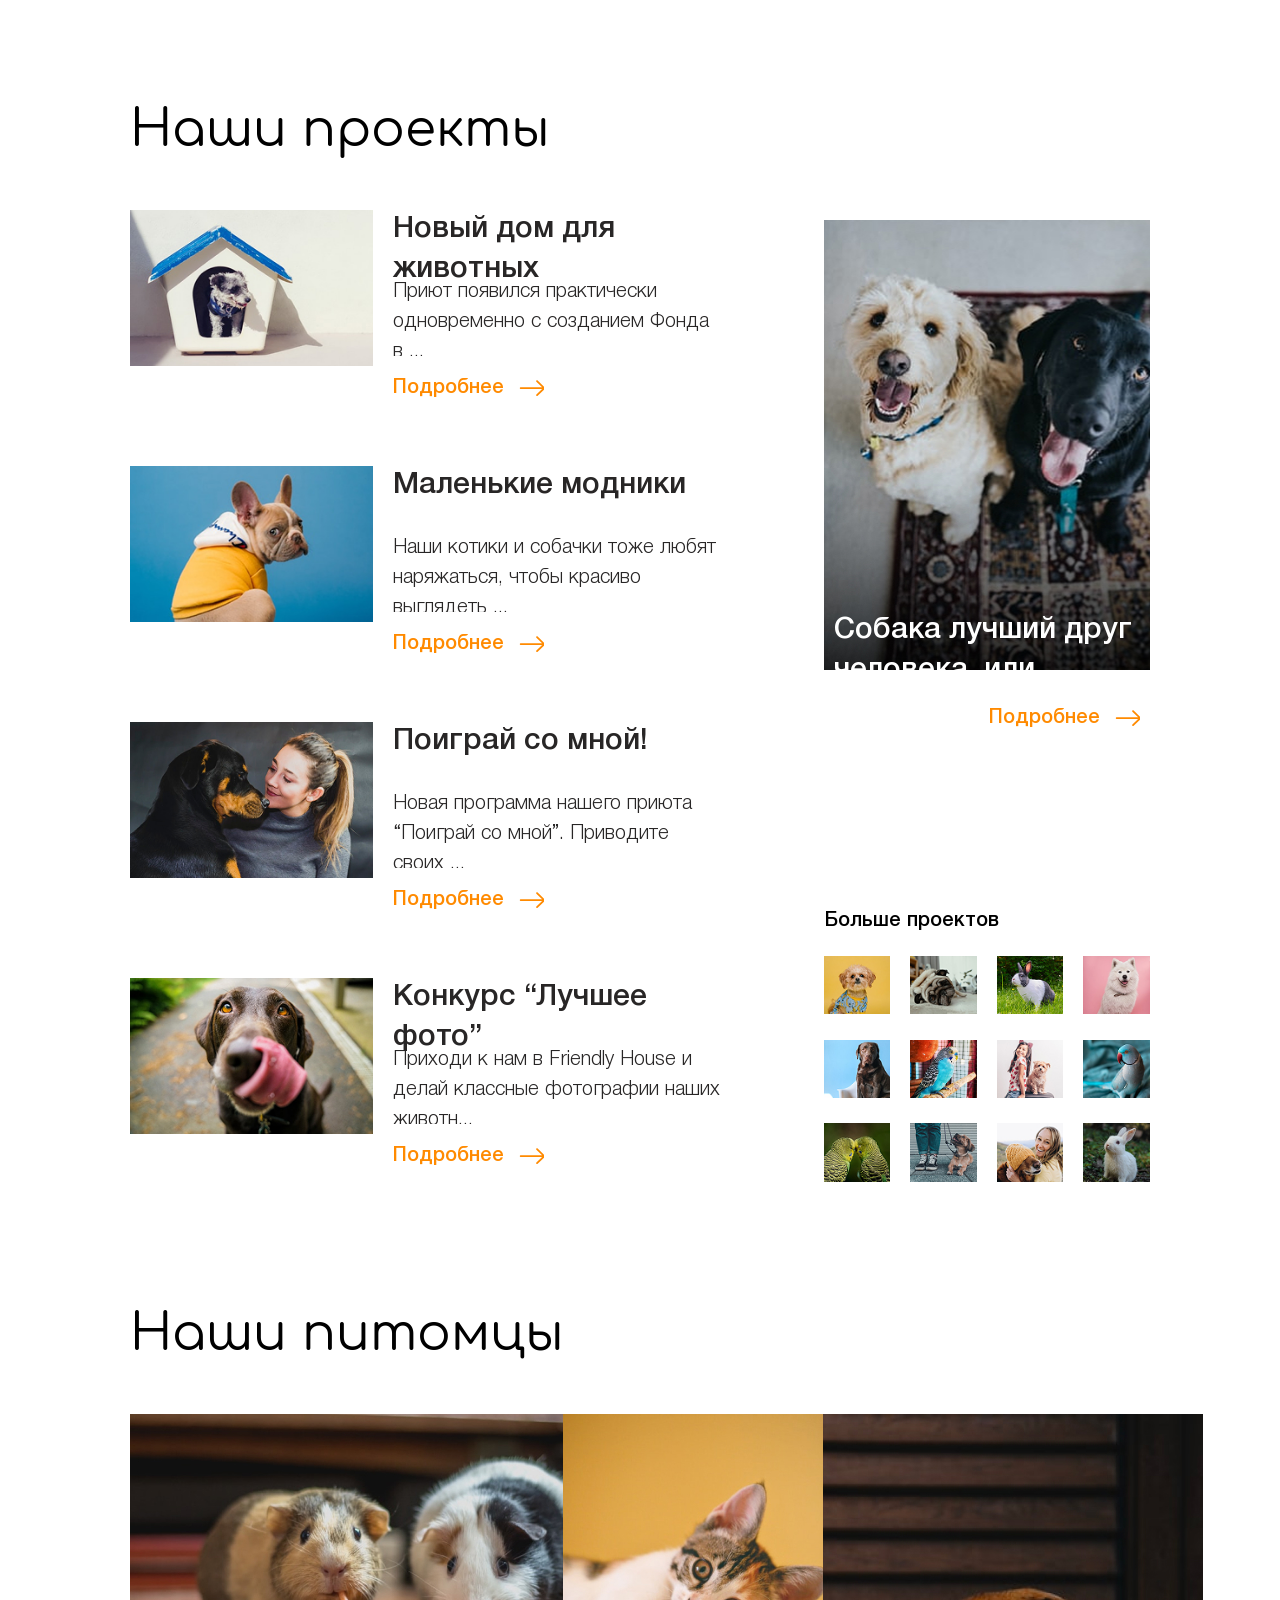
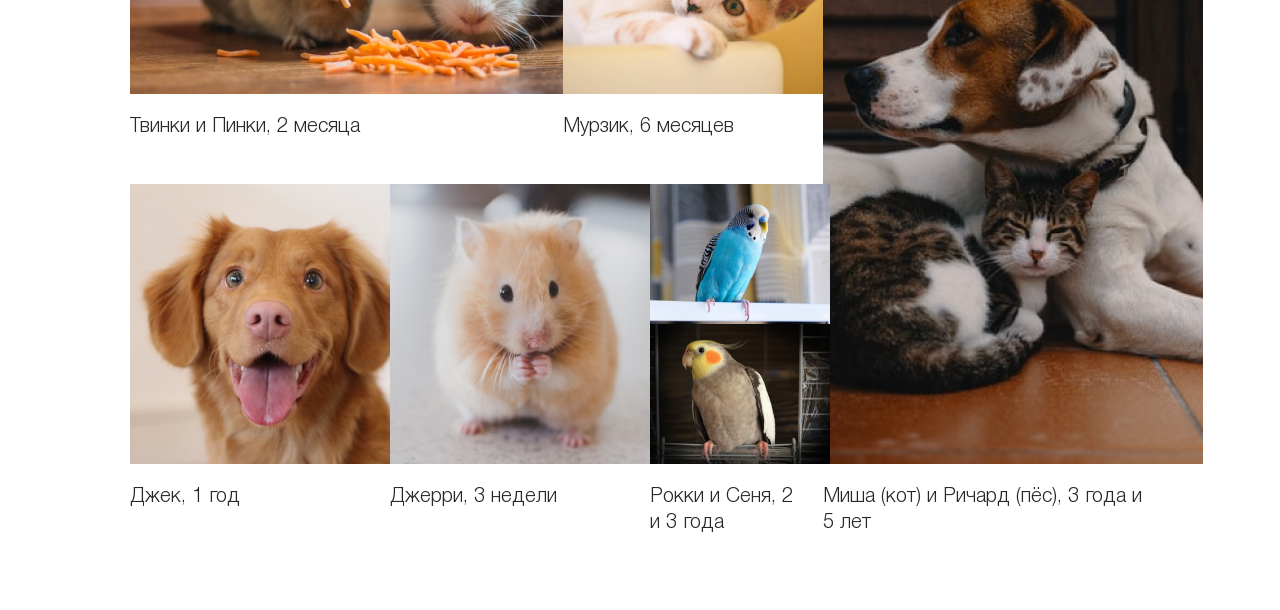
<file: index.html>
<!DOCTYPE html>
<html lang="ru">
<head>
  <meta charset="UTF-8">
  <meta name="viewport" content="width=device-width, initial-scale=1.0">
  <link rel="stylesheet" href="./style.css">
  <link rel="preload" href="./fonts/font/Comfortaa-Regular.woff2" as="font" type="font/woff2" crossorigin>
  <link rel="preload" href="./fonts/font/HelveticaNeueCyr-Light.woff2" as="font" type="font/woff2" crossorigin>
  <link rel="preload" href="./fonts/font/HelveticaNeueCyr-Roman.woff2" as="font" type="font/woff2" crossorigin>
  <link rel="preload" href="./fonts/font/HelveticaNeueCyr-Medium.woff2" as="font" type="font/woff2" crossorigin>
  <title>Friendly House</title>
</head>                                                                                                                                                                                                                         
<body>
  <main>
      <section class="project">
        <div class="container">
          <h2 class="project__title">Наши проекты</h2>
            <div class="project__wrapper project__wrapper-main">
              <ul class="project__list">
                <li class="project__item item">
                  <img class="item__img" src="./img/dog-house.jpg" alt="Собака в будке." width="280" height="180">
                  <div class="item__wrapper">
                    <h3 class="item__title">Новый дом для животных</h3>
                    <p class="item__description">Приют появился практически одновременно с созданием Фонда в ...</p>
                    <a class="item__link item__link-top" href="#">Подробнее</a>
                  </div>
                </li>
  
                <li class="project__item item">
                  <img class="item__img" src="./img/mini-dog.jpg" alt="Собака в желтой накидке на синем фоне." width="280" height="180">
                  <div class="item__wrapper">
                    <h3 class="item__title">Маленькие модники</h3>
                    <p class="item__description">Наши котики и собачки тоже любят наряжаться, чтобы красиво выглядеть ...</p>
                    <a class="item__link item__link-top" href="#">Подробнее</a>
                  </div>
                </li>
  
                <li class="project__item item">
                  <img class="item__img" src="./img/dog-women.jpg" alt="Собака вместе с девушкой." width="280" height="180">
                  <div class="item__wrapper">
                    <h3 class="item__title">Поиграй со мной!</h3>
                    <p class="item__description">Новая программа нашего приюта “Поиграй со мной”. Приводите своих ...</p>
                    <a class="item__link item__link-top" href="#">Подробнее</a>
                  </div>
                </li>
  
                <li class="project__item item">
                  <img class="item__img" src="./img/brown-dog.jpg" alt="Собака на улице облизывается." width="280" height="180">
                  <div class="item__wrapper">
                    <h3 class="item__title">Конкурс “Лучшее фото”</h3>
                    <p class="item__description">Приходи к нам в Friendly House и делай классные фотографии наших животн...</p>
                    <a class="item__link item__link-top" href="#">Подробнее</a>
                  </div>
                </li>
              </ul>
            <div class="project__wrapper-grid project__wrapper-position">
              <div class="project__banner banner">
                <h3 class="banner__title banner__title-white">Собака лучший друг человека, или.... собаки?</h3>
                <a class="banner__link" href="">Подробнее</a>
              </div>
              <div class="project__collage collage">
                <h4 class="collage__title">Больше проектов</h4>
                <ul class="collage__list">
                  <li class="collage__item">
                    <img src="./img/icon-1.jpg" alt="Маленькая собака на желтом фоне." class="collage__img" width="80" height="70">
                  </li>
                  <li class="collage__item">
                    <img src="./img/icon-2.jpg" alt="Мопс на белом ковре." class="collage__img" width="80" height="70">
                  </li>
                  <li class="collage__item">
                    <img src="./img/icon-3.jpg" alt="Бело-серый кролик в траве." class="collage__img" width="80" height="70">
                  </li>
                  <li class="collage__item">
                    <img src="./img/icon-4.jpg" alt="Лайка-самоед на розовом фоне." class="collage__img" width="80" height="70">
                  </li>
                  <li class="collage__item collage__item-none">
                    <img src="./img/icon-5.jpg" alt="Коричневый пес на голубом фоне." class="collage__img" width="80" height="70">
                  </li>
                  <li class="collage__item collage__item-none">
                    <img src="./img/icon-6.jpg" alt="Голубой волнистый попугай в клетке." class="collage__img" width="80" height="70">
                  </li>
                  <li class="collage__item collage__item-display">
                    <img src="./img/icon-7.jpg" alt="Девочка и собака." class="collage__img" width="80" height="70">
                  </li>
                  <li class="collage__item collage__item-display">
                    <img src="./img/icon-8.jpg" alt="Голубой попугай." class="collage__img" width="80" height="70">
                  </li>
                  <li class="collage__item collage__item-display">
                    <img src="./img/icon-9.jpg" alt="Зеленые волнистые попугайчики." class="collage__img" width="80" height="70">
                  </li>
                  <li class="collage__item collage__item-display">
                    <img src="./img/icon-10.jpg" alt="Песик на поводке." class="collage__img" width="80" height="70">
                  </li>
                  <li class="collage__item collage__item-display">
                    <img src="./img/icon-11.jpg" alt="Девушка держит на руках пса." class="collage__img" width="80" height="70">
                  </li>
                  <li class="collage__item collage__item-display">
                    <img src="./img/icon-12.jpg" alt="Белый кролик в траве." class="collage__img" width="80" height="70">
                  </li>
                </ul>
                <div class="collage__container-link">
                  <a class="collage__link collage__link-view" href="">Увидеть всё</a>
                </div>
              </div>
            </div>
          </div>
        </div>
      </section>
      <section class="pets">
        <div class="container">
          <h2 class="pets__title">Наши питомцы</h2>
  
          <div class="pets__wrapper">
            <figure class="pets__fig pets__fig-1">
              <img class="pets__img pets__img-1" src="./img/guinea-pigs.jpg" alt="Две морские свинки" width="480" height="280">
              <figcaption class="pets__figcaption">Твинки и Пинки, 2 месяца</figcaption>
            </figure>
  
            <figure class="pets__fig pets__fig-2">
              <img class="pets__img pets__img-2" src="./img/kitten.jpg" alt="Кот лежит на диване" width="280" height="280">
              <figcaption class="pets__figcaption">Мурзик, 6 месяцев</figcaption>
            </figure>
  
            <figure class="pets__fig pets__fig-3">
              <img class="pets__img pets__img-3" src="./img/dog-cat.jpg" alt="Кот и пёс лежат рядом на полу" width="380" height="650">
              <figcaption class="pets__figcaption pets__figcaption-3">Миша (кот) и Ричард (пёс), 3 года и 5 лет</figcaption>
            </figure>
  
            <figure class="pets__fig pets__fig-4">
              <img class="pets__img pets__img-4" src="./img/dog.jpg" alt="Коричневая собака с открытой пастью смотрит в камеру" width="280" height="280">
              <figcaption class="pets__figcaption">Джек, 1 год</figcaption>
            </figure>
  
            <figure class="pets__fig pets__fig-5">
              <img class="pets__img pets__img-5" src="./img/homa.jpg" alt="Кремовый хомяк держит лапки у морды" width="280" height="280">
              <figcaption class="pets__figcaption">Джерри, 3 недели</figcaption>
            </figure>
  
            <figure class="pets__fig pets__fig-6">
              <img class="pets__img pets__img-6" src="./img/two-birds.jpg" alt="Голубой и коричневый попугаи сидят в клетке" width="180" height="280">
              <figcaption class="pets__figcaption pets__figcaption-6">Рокки и Сеня, 2 и 3 года</figcaption>
            </figure>
  
          </div>
        </div>
      </section>
  </main>
</body>
</html>
</file>
<file: style.css>
@import "./css/normalize.css";
@import "./css/global.css";
@import "./css/about.css";
@import "./css/help.css";
@import "./css/form.css";
@import "./css/project.css";
@import "./css/item.css";
@import "./css/collage.css";
@import "./css/pets.css";
@import "./css/banner.css";

@font-face {
  font-family: "Comfortaa";
  src: local("Comfortaa-Regular"), local("Comfortaa Regular"), url("./fonts/font/Comfortaa-Regular.woff") format("woff"),
  url("./fonts/font/Comfortaa-Regular.woff2") format("woff2");
  font-weight: 400;
  font-display: swap;
}

@font-face {
  font-family: "HelveticaNeueCyr";
  src: local("HelveticaNeueCyr-Light"), local("HelveticaNeueCyr Light"), url("./fonts/font/HelveticaNeueCyr-Light.woff") format("woff"),
  url("./fonts/font/HelveticaNeueCyr-Light.woff2") format("woff2");
  font-weight: 300;
  font-display: swap;
}

@font-face {
  font-family: "HelveticaNeueCyr";
  src: local("HelveticaNeueCyr-Roman"), local("HelveticaNeueCyr Roman"), url("./fonts/font/HelveticaNeueCyr-Roman.woff") format("woff"),
  url("./fonts/font/HelveticaNeueCyr-Roman.woff2") format("woff2");
  font-weight: 400;
  font-display: swap;
}

@font-face {
  font-family: "HelveticaNeueCyr";
  src: local("HelveticaNeueCyr-Medium"), local("HelveticaNeueCyr Medium"), url("./fonts/font/HelveticaNeueCyr-Medium.woff") format("woff"),
  url("./fonts/font/HelveticaNeueCyr-Medium.woff2") format("woff2");
  font-weight: 500;
  font-display: swap;
}
</file>
